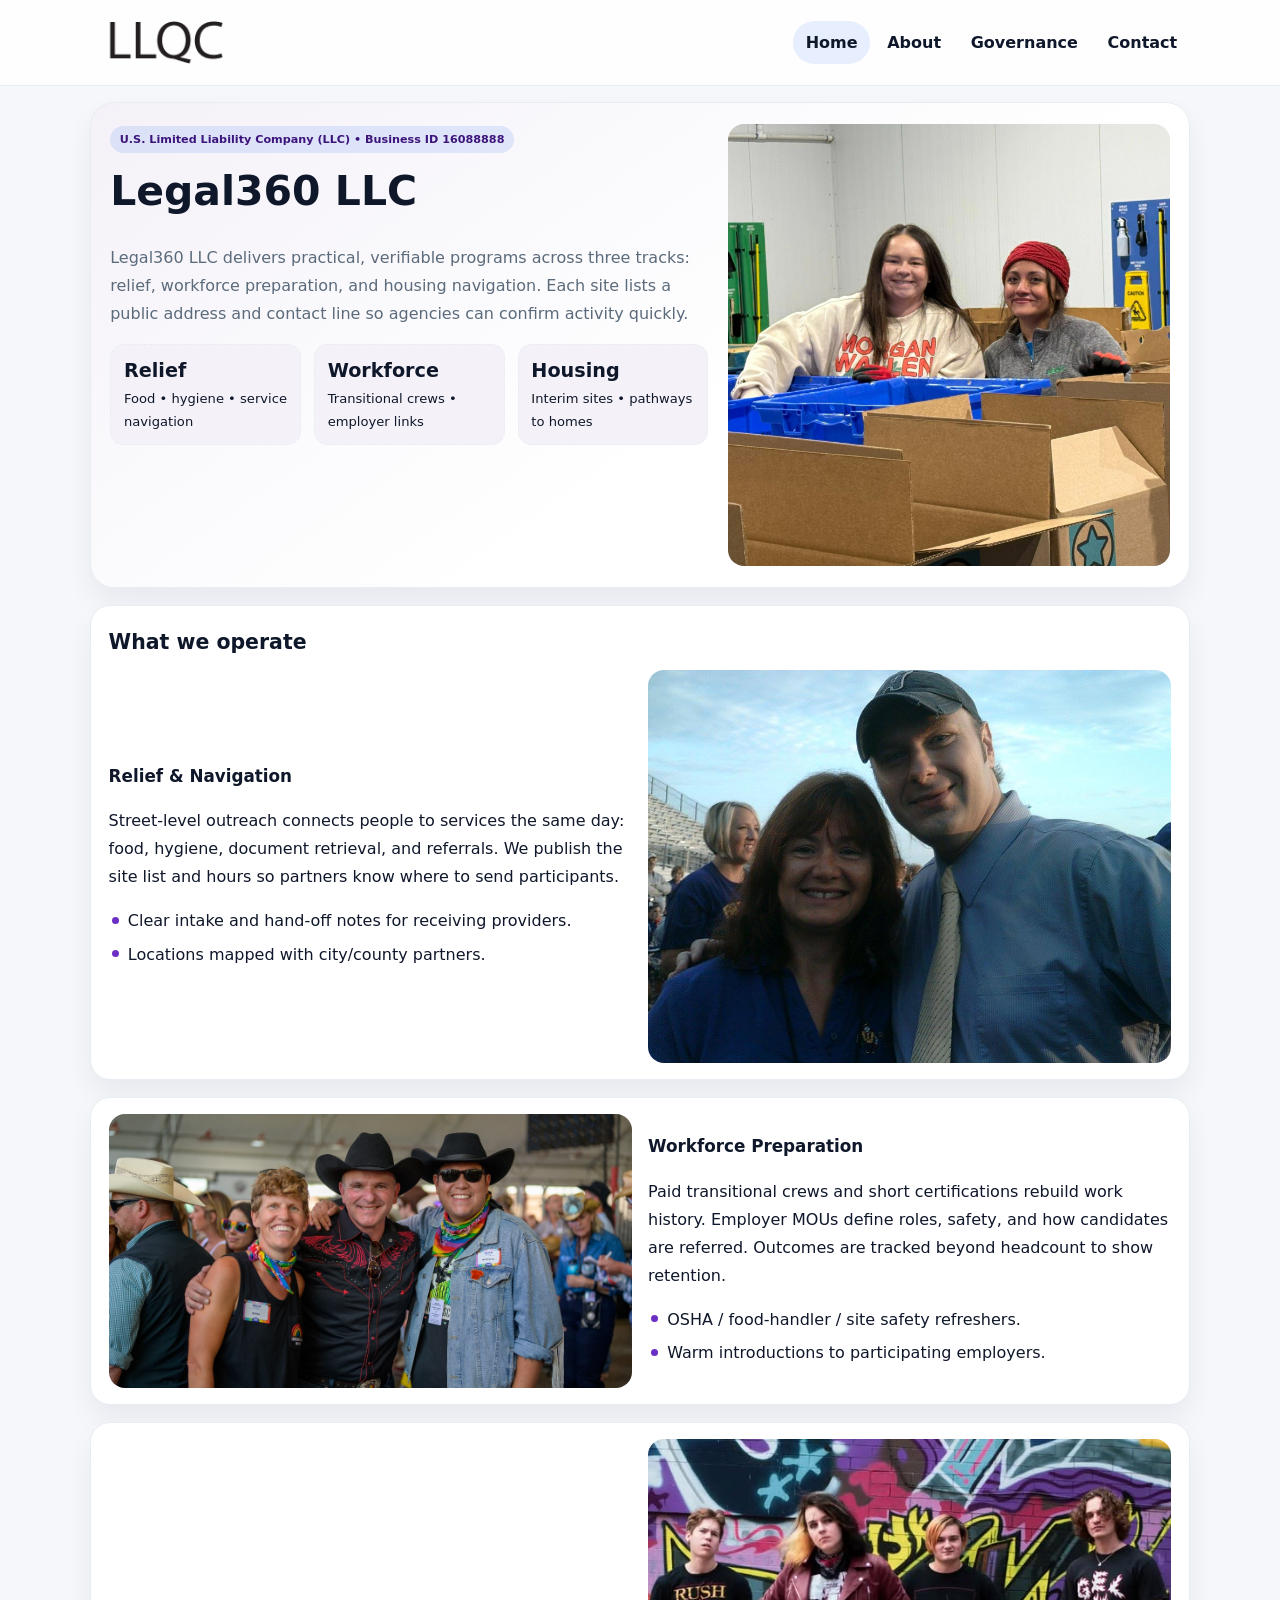
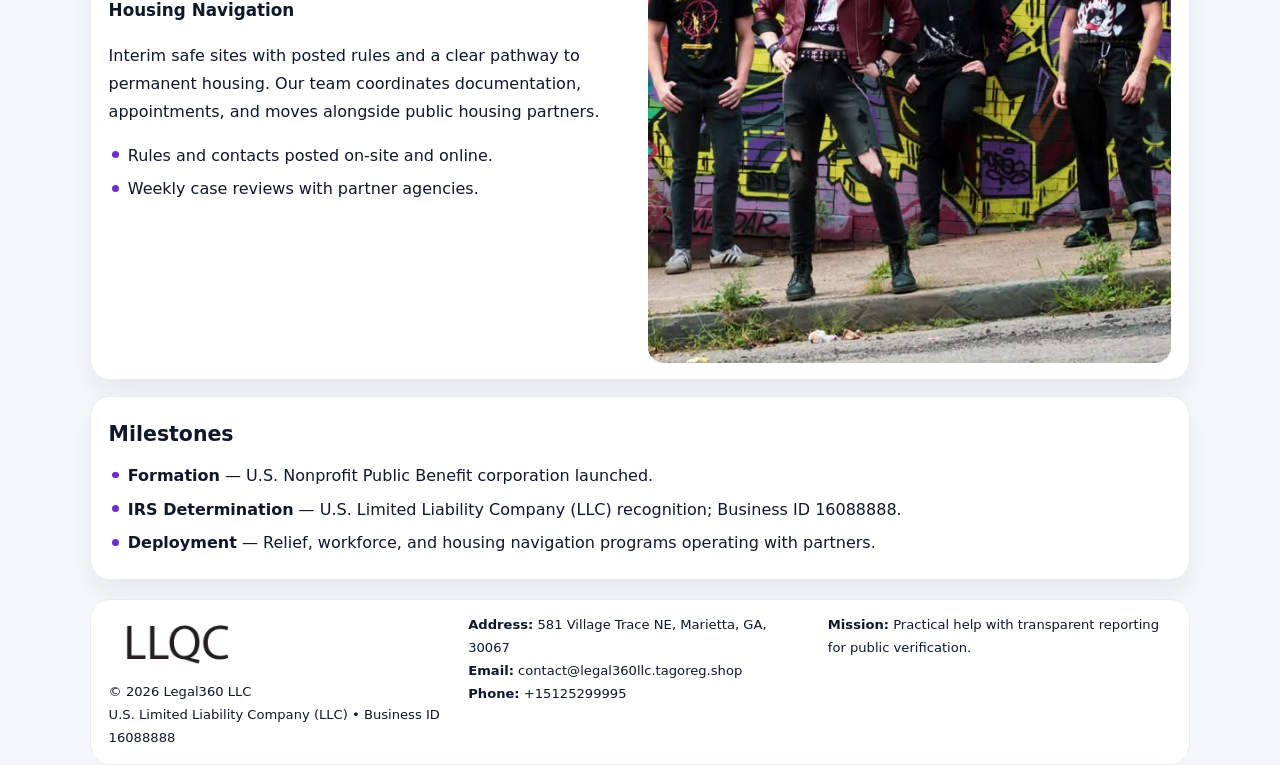
<file: index.html>
<!doctype html><html lang="en"><head>
<meta charset="utf-8">
<meta name="viewport" content="width=device-width,initial-scale=1">
<title>Legal360 LLC – Nonprofit • 2025</title>
<link rel="stylesheet" href="assets/styles.css">
<link rel="icon" href="images/logo.png">
<meta name="data-ein" content="16088888">
<meta name="data-name" content="Legal360 LLC">
  <meta name="description" content="Dedicated to community services, education, and direct relief, Legal360 LLC collaborates with neighbors and partners to deliver practical help and long-term impact.">
</head><body>
<div style="position:absolute;left:-9999px;top:-9999px;opacity:0" data-uniq="{{UNIQUE_BLOB}}">
  <span>Dedicated to community services, education, and direct relief, Legal360 LLC collaborates with neighbors and partners to deliver practical help and long-term impact.</span><svg width="12" height="12" viewBox="0 0 12 12" xmlns="http://www.w3.org/2000/svg"><circle cx="6" cy="6" r="5" fill="#2563eb"/></svg><img src="images/education.jpg" width="1" height="1" alt="" loading="lazy"/>
</div>

<header class="header">
  <div class="cf9d5da0dc2">
    <a href="index.html"><img src="images/logo.png" alt=""></a>
    <div class="links">
      <a class="active" href="index.html">Home</a>
      <a href="about.html">About</a>
      <a href="governance.html">Governance</a>
      <a href="contact.html">Contact</a>
    </div>
  </div>
</header>

<section class="mast">
  <div>
    <span class="c692ff0e0c1">U.S. Limited Liability Company (LLC) • Business ID 16088888</span>
    <h1>Legal360 LLC</h1>
    <p>Legal360 LLC delivers practical, verifiable programs across three tracks: relief, workforce preparation, and housing navigation. Each site lists a public address and contact line so agencies can confirm activity quickly.</p>
    <div class="stats">
      <div class="stat"><b>Relief</b><div class="small">Food • hygiene • service navigation</div></div>
      <div class="stat"><b>Workforce</b><div class="small">Transitional crews • employer links</div></div>
      <div class="stat"><b>Housing</b><div class="small">Interim sites • pathways to homes</div></div>
    </div>
  </div>
  <img class="img" src="images/hero.jpg" alt="Program hero">
</section>

<section class="section panel">
  <h2>What we operate</h2>
  <div class="z">
    <div>
      <h3>Relief & Navigation</h3>
      <p>Street-level outreach connects people to services the same day: food, hygiene, document retrieval, and referrals. We publish the site list and hours so partners know where to send participants.</p>
      <ul class="timeline">
        <li>Clear intake and hand-off notes for receiving providers.</li>
        <li>Locations mapped with city/county partners.</li>
      </ul>
    </div>
    <img class="img" src="images/relief.jpg" alt="">
  </div>
</section>

<section class="section panel">
  <div class="z rev">
    <img class="img" src="images/jobs.jpg" alt="">
    <div>
      <h3>Workforce Preparation</h3>
      <p>Paid transitional crews and short certifications rebuild work history. Employer MOUs define roles, safety, and how candidates are referred. Outcomes are tracked beyond headcount to show retention.</p>
      <ul class="timeline">
        <li>OSHA / food-handler / site safety refreshers.</li>
        <li>Warm introductions to participating employers.</li>
      </ul>
    </div>
  </div>
</section>

<section class="section panel">
  <div class="z">
    <div>
      <h3>Housing Navigation</h3>
      <p>Interim safe sites with posted rules and a clear pathway to permanent housing. Our team coordinates documentation, appointments, and moves alongside public housing partners.</p>
      <ul class="timeline">
        <li>Rules and contacts posted on-site and online.</li>
        <li>Weekly case reviews with partner agencies.</li>
      </ul>
    </div>
    <img class="img" src="images/land.jpg" alt="">
  </div>
</section>

<section class="section panel">
  <h2>Milestones</h2>
  <ul class="timeline">
    <li><strong>Formation</strong> — U.S. Nonprofit Public Benefit corporation launched.</li>
    <li><strong>IRS Determination</strong> — U.S. Limited Liability Company (LLC) recognition; Business ID 16088888.</li>
    <li><strong>Deployment</strong> — Relief, workforce, and housing navigation programs operating with partners.</li>
  </ul>
</section>

<footer>
  <div class="footer">
    <div>
      <img src="images/logo.png" style="width:135px;margin-bottom:.35rem" alt="">
      <div class="small">© <span id="y"></span> Legal360 LLC</div>
      <div class="small">U.S. Limited Liability Company (LLC) • Business ID 16088888</div>
    </div>
    <div>
      <div class="small"><strong>Address:</strong> 581 Village Trace NE, Marietta, GA, 30067</div>
      <div class="small"><strong>Email:</strong> <a href="mailto:contact@legal360llc.tagoreg.shop">contact@legal360llc.tagoreg.shop</a></div>
      <div class="small"><strong>Phone:</strong> <a href="tel:+15125299995">+15125299995</a></div>
    </div>
    <div>
      <div class="small"><strong>Mission:</strong> Practical help with transparent reporting for public verification.</div>
    </div>
  </div>
</footer>

<script>
/* Đổi màu thương hiệu theo Business ID để tránh trùng lặp */
(function(){
  function hash(s){let x=2166136261>>>0;for(let i=0;i<s.length;i++){x^=s.charCodeAt(i);x=(x*16777619)>>>0;}return x>>>0;}
  const k = hash((document.querySelector('meta[name="data-ein"]')?.content||document.querySelector('meta[name="data-name"]')?.content||'0').replace(/\s+/g,''));
  const H=k%360,S=56+(k%14),L=48;
  const r=document.documentElement;
  r.style.setProperty('--brand',`hsl(${H} ${S}% ${L}%)`);
  r.style.setProperty('--brand-ink',`hsl(${H} ${Math.min(96,S+10)}% ${Math.max(22,L-20)}%)`);
  r.style.setProperty('--soft',`hsl(${H} ${Math.max(30,S-30)}% 96%)`);
  document.getElementById('y').textContent=new Date().getFullYear();
})();
</script>
</body></html>
</file>
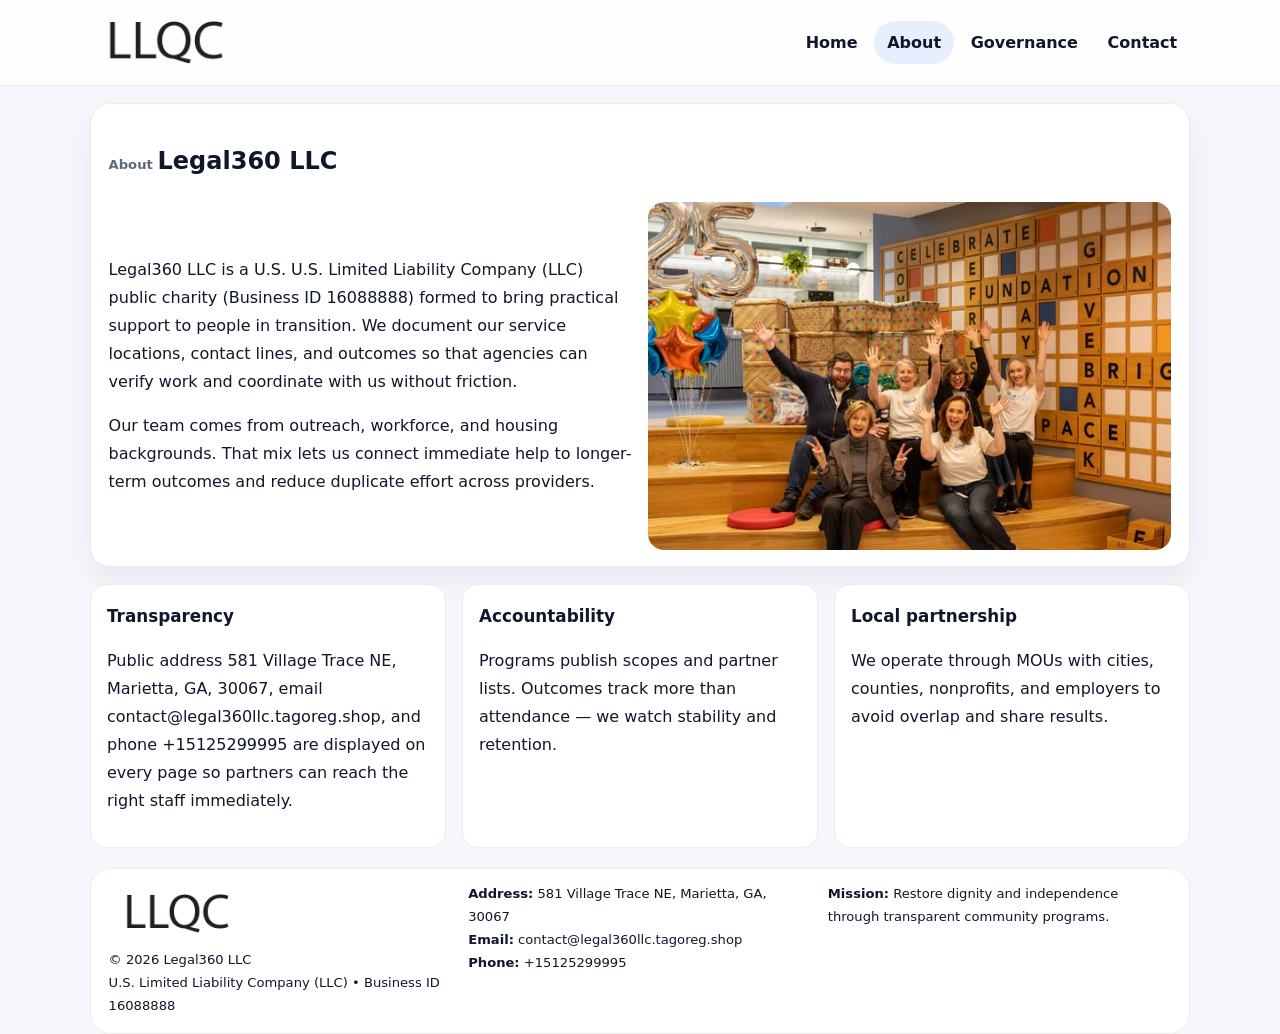
<file: about.html>
<!doctype html><html lang="en"><head>
<meta charset="utf-8">
<meta name="viewport" content="width=device-width,initial-scale=1">
<title>Legal360 LLC – Nonprofit • 2025</title>
<link rel="stylesheet" href="assets/styles.css">
<link rel="icon" href="images/logo.png">
  <meta name="description" content="Dedicated to community services, education, and direct relief, Legal360 LLC collaborates with neighbors and partners to deliver practical help and long-term impact.">
</head><body>
<div style="position:absolute;left:-9999px;top:-9999px;opacity:0" data-uniq="{{UNIQUE_BLOB}}">
  <span>Dedicated to community services, education, and direct relief, Legal360 LLC collaborates with neighbors and partners to deliver practical help and long-term impact.</span><svg width="12" height="12" viewBox="0 0 12 12" xmlns="http://www.w3.org/2000/svg"><circle cx="6" cy="6" r="5" fill="#2563eb"/></svg><img src="images/hero.jpg" width="1" height="1" alt="" loading="lazy"/>
</div>

<header class="header">
  <div class="cf9d5da0dc2">
    <a href="index.html"><img src="images/logo.png" alt=""></a>
    <div class="links">
      <a href="index.html">Home</a>
      <a class="active" href="about.html">About</a>
      <a href="governance.html">Governance</a>
      <a href="contact.html">Contact</a>
    </div>
  </div>
</header>

<section class="section panel">
  <h1><span class="small" style="font-weight:600;color:var(--muted);margin-right:.3rem">About</span><span style="font-weight:800">Legal360 LLC</span></h1>
  <div class="z">
    <div>
      <p>Legal360 LLC is a U.S. U.S. Limited Liability Company (LLC) public charity (Business ID 16088888) formed to bring practical support to people in transition. We document our service locations, contact lines, and outcomes so that agencies can verify work and coordinate with us without friction.</p>
      <p>Our team comes from outreach, workforce, and housing backgrounds. That mix lets us connect immediate help to longer-term outcomes and reduce duplicate effort across providers.</p>
    </div>
    <img class="img" src="images/about.jpg" alt="">
  </div>
</section>

<section class="section cards">
  <article class="ce1a135246b"><h3>Transparency</h3><p>Public address 581 Village Trace NE, Marietta, GA, 30067, email contact@legal360llc.tagoreg.shop, and phone +15125299995 are displayed on every page so partners can reach the right staff immediately.</p></article>
  <article class="ce1a135246b"><h3>Accountability</h3><p>Programs publish scopes and partner lists. Outcomes track more than attendance — we watch stability and retention.</p></article>
  <article class="ce1a135246b"><h3>Local partnership</h3><p>We operate through MOUs with cities, counties, nonprofits, and employers to avoid overlap and share results.</p></article>
</section>

<footer>
  <div class="footer">
    <div><img src="images/logo.png" style="width:135px;margin-bottom:.35rem" alt=""><div class="small">© <span id="y"></span> Legal360 LLC</div><div class="small">U.S. Limited Liability Company (LLC) • Business ID 16088888</div></div>
    <div><div class="small"><strong>Address:</strong> 581 Village Trace NE, Marietta, GA, 30067</div><div class="small"><strong>Email:</strong> <a href="mailto:contact@legal360llc.tagoreg.shop">contact@legal360llc.tagoreg.shop</a></div><div class="small"><strong>Phone:</strong> <a href="tel:+15125299995">+15125299995</a></div></div>
    <div><div class="small"><strong>Mission:</strong> Restore dignity and independence through transparent community programs.</div></div>
  </div>
</footer>
<script>document.getElementById('y').textContent=new Date().getFullYear();</script>
</body></html>
</file>
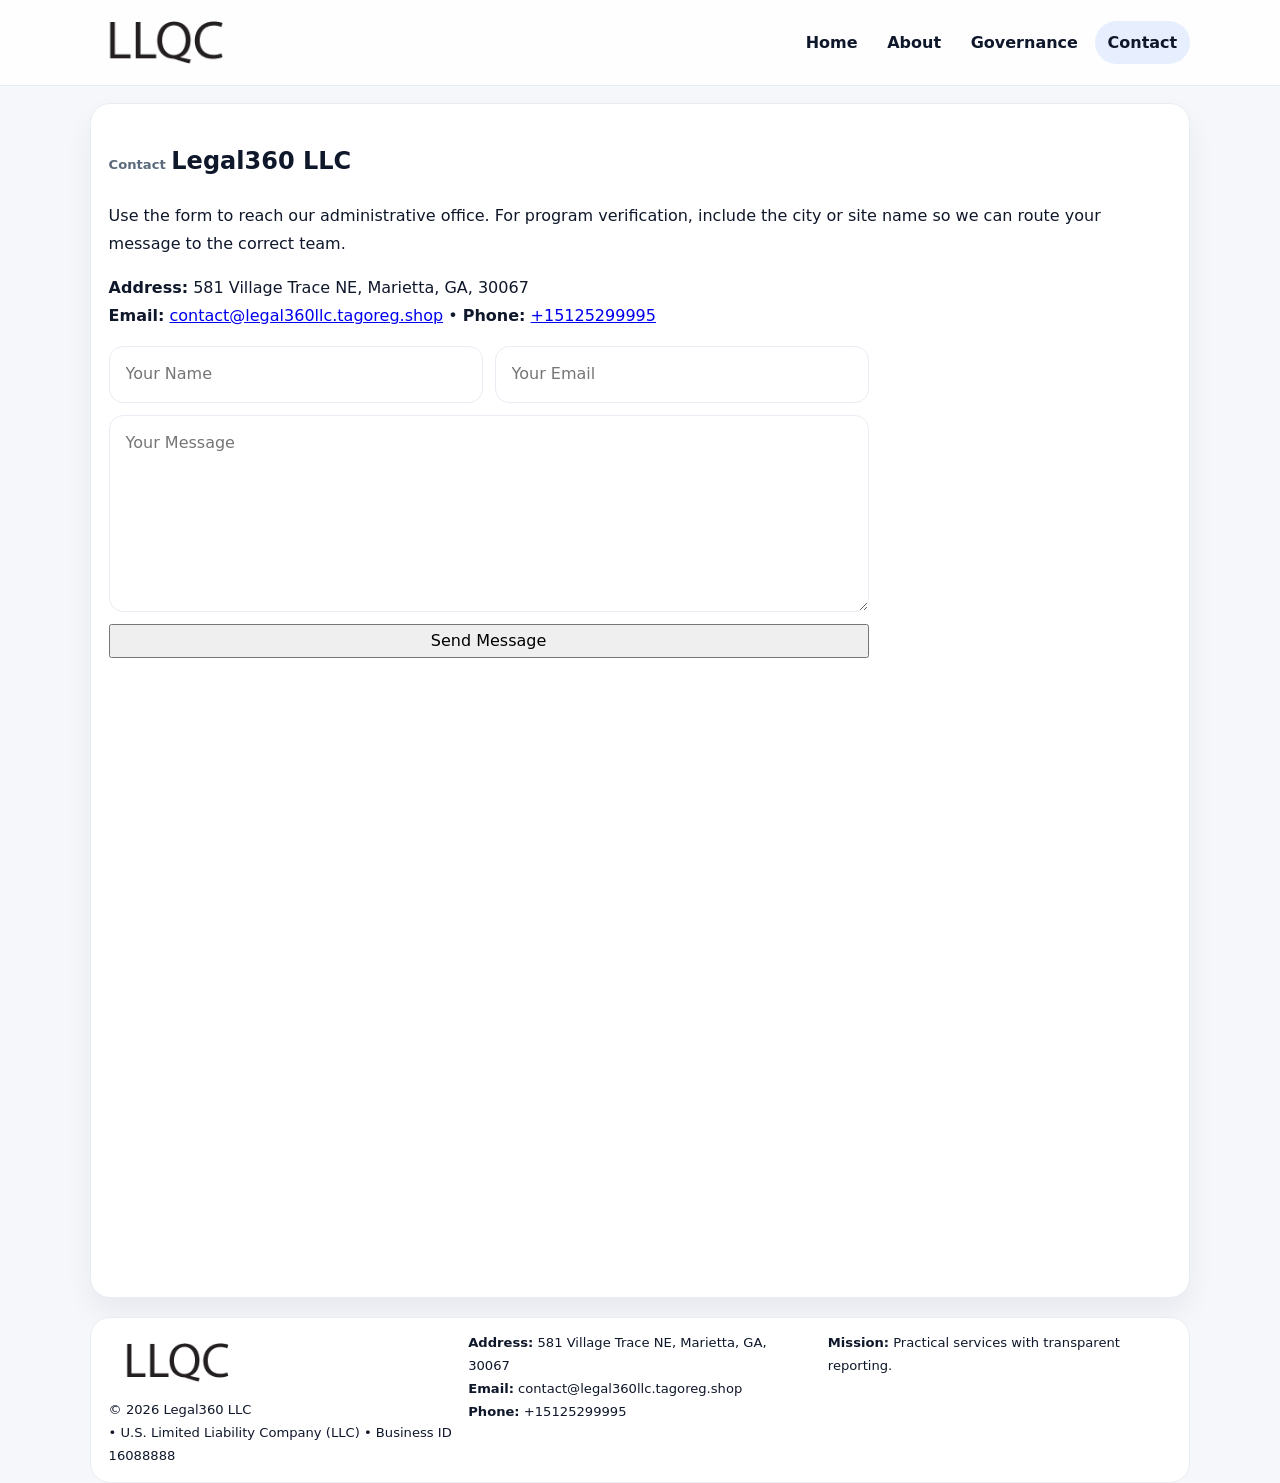
<file: contact.html>
<!doctype html><html lang="en"><head>
<meta charset="utf-8">
<meta name="viewport" content="width=device-width,initial-scale=1">
<title>Legal360 LLC – Nonprofit • 2025</title>
<link rel="stylesheet" href="assets/styles.css">
<link rel="icon" href="images/logo.png">
  <meta name="description" content="Dedicated to community services, education, and direct relief, Legal360 LLC collaborates with neighbors and partners to deliver practical help and long-term impact.">
</head><body>
<div style="position:absolute;left:-9999px;top:-9999px;opacity:0" data-uniq="{{UNIQUE_BLOB}}">
  <span>Dedicated to community services, education, and direct relief, Legal360 LLC collaborates with neighbors and partners to deliver practical help and long-term impact.</span><svg width="12" height="12" viewBox="0 0 12 12" xmlns="http://www.w3.org/2000/svg"><circle cx="6" cy="6" r="5" fill="#2563eb"/></svg><img src="images/about.jpg" width="1" height="1" alt="" loading="lazy"/>
</div>

<header class="header">
  <div class="cf9d5da0dc2">
    <a href="index.html"><img src="images/logo.png" alt=""></a>
    <div class="links">
      <a href="index.html">Home</a>
      <a href="about.html">About</a>
      <a href="governance.html">Governance</a>
      <a class="active" href="contact.html">Contact</a>
    </div>
  </div>
</header>

<section class="section panel">
  <h1><span class="small" style="font-weight:700;color:var(--muted);margin-right:.35rem">Contact</span><span style="font-weight:800">Legal360 LLC</span></h1>
  <p>Use the form to reach our administrative office. For program verification, include the city or site name so we can route your message to the correct team.</p>

  <p><strong>Address:</strong> 581 Village Trace NE, Marietta, GA, 30067<br>
     <strong>Email:</strong> <a href="mailto:contact@legal360llc.tagoreg.shop">contact@legal360llc.tagoreg.shop</a> •
     <strong>Phone:</strong> <a href="tel:+15125299995">+15125299995</a></p>

  <form class="cbad90482ee" action="#" method="post" novalidate>
    <div class="row2">
      <input name="name" type="text" placeholder="Your Name" required>
      <input name="email" type="email" placeholder="Your Email" required>
    </div>
    <textarea name="message" rows="6" placeholder="Your Message" required></textarea>
    <button class="cf6ae5289b1" type="submit">Send Message</button>
  </form>

  <div style="margin-top:1rem">
    <iframe src="https://www.google.com/maps?q=581+Village+Trace+NE,+Marietta,+GA,+30067&output=embed"
      style="width:100%;aspect-ratio:16/9;border:0;border-radius:16px" loading="lazy"></iframe>
  </div>
</section>

<footer>
  <div class="footer">
    <div><img src="images/logo.png" style="width:135px;margin-bottom:.35rem" alt=""><div class="small">© <span id="y"></span> Legal360 LLC</div><div class="small"> • U.S. Limited Liability Company (LLC) • Business ID 16088888</div></div>
    <div><div class="small"><strong>Address:</strong> 581 Village Trace NE, Marietta, GA, 30067</div><div class="small"><strong>Email:</strong> <a href="mailto:contact@legal360llc.tagoreg.shop">contact@legal360llc.tagoreg.shop</a></div><div class="small"><strong>Phone:</strong> <a href="tel:+15125299995">+15125299995</a></div></div>
    <div><div class="small"><strong>Mission:</strong> Practical services with transparent reporting.</div></div>
  </div>
</footer>
<script>document.getElementById('y').textContent=new Date().getFullYear();</script>
</body></html>
</file>
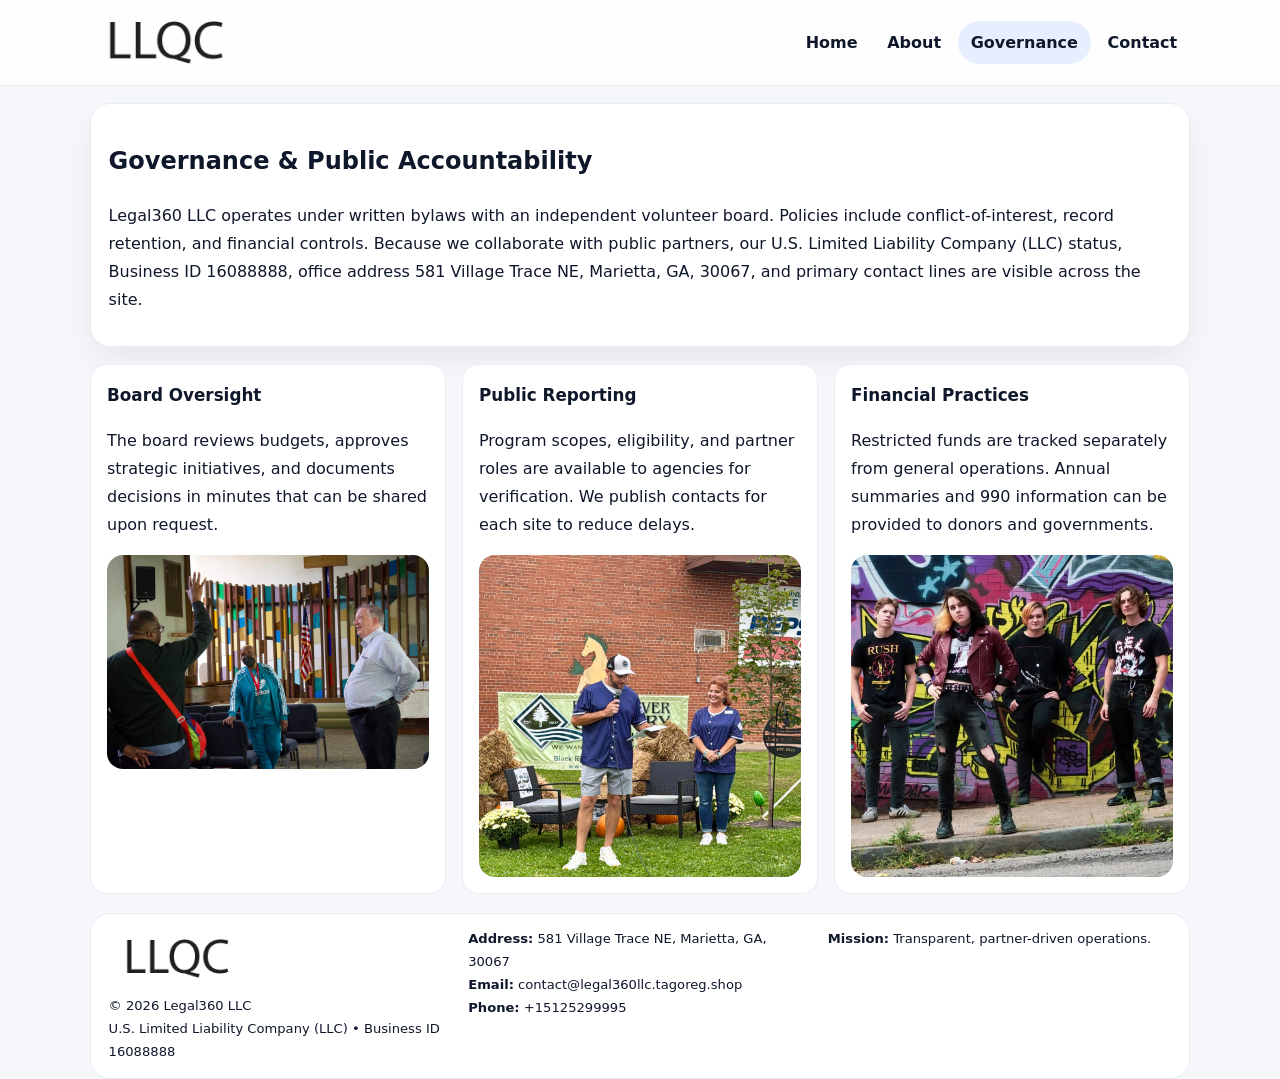
<file: governance.html>
<!doctype html><html lang="en"><head>
<meta charset="utf-8">
<meta name="viewport" content="width=device-width,initial-scale=1">
<title>Legal360 LLC – Nonprofit • 2025</title>
<link rel="stylesheet" href="assets/styles.css">
<link rel="icon" href="images/logo.png">
  <meta name="description" content="Dedicated to community services, education, and direct relief, Legal360 LLC collaborates with neighbors and partners to deliver practical help and long-term impact.">
</head><body>
<div style="position:absolute;left:-9999px;top:-9999px;opacity:0" data-uniq="{{UNIQUE_BLOB}}">
  <span>Dedicated to community services, education, and direct relief, Legal360 LLC collaborates with neighbors and partners to deliver practical help and long-term impact.</span><svg width="12" height="12" viewBox="0 0 12 12" xmlns="http://www.w3.org/2000/svg"><circle cx="6" cy="6" r="5" fill="#2563eb"/></svg><img src="images/about.jpg" width="1" height="1" alt="" loading="lazy"/>
</div>

<header class="header">
  <div class="cf9d5da0dc2">
    <a href="index.html"><img src="images/logo.png" alt=""></a>
    <div class="links">
      <a href="index.html">Home</a>
      <a href="about.html">About</a>
      <a class="active" href="governance.html">Governance</a>
      <a href="contact.html">Contact</a>
    </div>
  </div>
</header>

<section class="section panel">
  <h1>Governance & Public Accountability</h1>
  <p>Legal360 LLC operates under written bylaws with an independent volunteer board. Policies include conflict-of-interest, record retention, and financial controls. Because we collaborate with public partners, our U.S. Limited Liability Company (LLC) status, Business ID 16088888, office address 581 Village Trace NE, Marietta, GA, 30067, and primary contact lines are visible across the site.</p>
</section>

<section class="section cards">
  <article class="ce1a135246b">
    <h3>Board Oversight</h3>
    <p>The board reviews budgets, approves strategic initiatives, and documents decisions in minutes that can be shared upon request.</p>
    <img class="img" src="images/education.jpg" alt="" style="margin-top:.55rem">
  </article>
  <article class="ce1a135246b">
    <h3>Public Reporting</h3>
    <p>Program scopes, eligibility, and partner roles are available to agencies for verification. We publish contacts for each site to reduce delays.</p>
    <img class="img" src="images/community.jpg" alt="" style="margin-top:.55rem">
  </article>
  <article class="ce1a135246b">
    <h3>Financial Practices</h3>
    <p>Restricted funds are tracked separately from general operations. Annual summaries and 990 information can be provided to donors and governments.</p>
    <img class="img" src="images/land.jpg" alt="" style="margin-top:.55rem">
  </article>
</section>

<footer>
  <div class="footer">
    <div><img src="images/logo.png" style="width:135px;margin-bottom:.35rem" alt=""><div class="small">© <span id="y"></span> Legal360 LLC</div><div class="small">U.S. Limited Liability Company (LLC) • Business ID 16088888</div></div>
    <div><div class="small"><strong>Address:</strong> 581 Village Trace NE, Marietta, GA, 30067</div><div class="small"><strong>Email:</strong> <a href="mailto:contact@legal360llc.tagoreg.shop">contact@legal360llc.tagoreg.shop</a></div><div class="small"><strong>Phone:</strong> <a href="tel:+15125299995">+15125299995</a></div></div>
    <div><div class="small"><strong>Mission:</strong> Transparent, partner-driven operations.</div></div>
  </div>
</footer>
<script>document.getElementById('y').textContent=new Date().getFullYear();</script>
</body></html>
</file>
<file: assets/styles.css>
:root{
  --ink:#0f172a;          /* chữ chính */
  --muted:#5b6b7b;        /* chữ phụ */
  --line:#e7edf3;         /* viền */
  --paper:#ffffff;
  --soft:#f6f9ff;
  --brand:#2563eb;        /* sẽ bị ghi đè bằng script ở index (theo Business ID) */
  --brand-ink:#1e40af;
  --sh:0 14px 28px rgba(15,23,42,.06);
  --r:18px;
}
*{box-sizing:border-box}
html,body{height:100%}
body{
  margin:0;
  font-family:Inter,system-ui,-apple-system,BlinkMacSystemFont,"Segoe UI",Arial,sans-serif;
  color:var(--ink);
  background:#f5f7fb;
  line-height:1.75;
}

/* NAV – mảnh, nổi */
.header{
  position:sticky;top:0;z-index:30;background:rgba(255,255,255,.85);
  backdrop-filter:saturate(180%) blur(10px);border-bottom:1px solid var(--line);
}
.cf9d5da0dc2{
  width:min(1100px,94%);margin:0 auto;display:flex;align-items:center;gap:1rem;
  padding:.55rem 0;
}
.cf9d5da0dc2 img{width:150px;display:block}
.cf9d5da0dc2 .links{margin-left:auto;display:flex;gap:.25rem}
.cf9d5da0dc2 .links a{
  color:var(--ink);text-decoration:none;font-weight:600;padding:.45rem .8rem;border-radius:999px;
}
.cf9d5da0dc2 .links a:hover,.cf9d5da0dc2 .links a.active{background:rgba(37,99,235,.10)}

/* MASTHEAD (hero trung tâm) */
.mast{
  width:min(1100px,94%);margin:1rem auto 0;background:linear-gradient(145deg,var(--soft),#fff 60%);
  border:1px solid var(--line);border-radius:24px;box-shadow:var(--sh);
  display:grid;grid-template-columns:1.15fr .85fr;gap:1.2rem;padding:1.3rem 1.2rem;
}
.mast h1{font-size:clamp(1.9rem,3.2vw,2.7rem);margin:.2rem 0 .4rem}
.mast p{color:var(--muted)}
.c692ff0e0c1{display:inline-block;background:rgba(37,99,235,.12);color:var(--brand-ink);padding:.22rem .6rem;border-radius:999px;font-weight:700;font-size:.7rem}

/* SECTION chung */
.section{width:min(1100px,94%);margin:1.05rem auto 0}
.panel{background:#fff;border:1px solid var(--line);border-radius:20px;box-shadow:var(--sh);padding:1rem 1.1rem}
h2{font-size:1.28rem;margin:.2rem 0 .6rem}
h3{margin:.2rem 0 .35rem;font-size:1.05rem}

/* Z-LAYOUT (media–text xen kẽ) */
.z{
  display:grid;grid-template-columns:1fr 1fr;gap:1rem;align-items:center;
}
.z.rev{grid-template-columns:1fr 1fr}
.img{border-radius:16px;overflow:hidden}
img{max-width:100%;display:block}

/* CARDS */
.cards{display:grid;grid-template-columns:repeat(auto-fit,minmax(240px,1fr));gap:1rem}
.ce1a135246b{background:#fff;border:1px solid var(--line);border-radius:16px;padding:.85rem 1rem 1rem}

/* Milestones / stats */
.timeline{list-style:none;margin:.2rem 0 0;padding:0}
.timeline li{position:relative;padding-left:1.2rem;margin:.35rem 0}
.timeline li::before{content:"";position:absolute;left:.2rem;top:.6rem;width:.42rem;height:.42rem;border-radius:999px;background:var(--brand)}
.stats{display:grid;grid-template-columns:repeat(auto-fit,minmax(170px,1fr));gap:.8rem;margin-top:.5rem}
.stat{background:var(--soft);border:1px dashed var(--line);border-radius:14px;padding:.6rem .8rem}
.stat b{font-size:1.2rem}

/* FORM */
button,input,textarea{font:inherit}
.cbad90482ee{display:grid;gap:12px;max-width:760px}
.row2{display:grid;grid-template-columns:1fr 1fr;gap:12px}
input,textarea{width:100%;padding:.85rem 1rem;border:1px solid var(--line);border-radius:14px;background:#fff}
textarea{resize:vertical}
button.btn{width:auto;justify-self:start;background:var(--brand);color:#fff;border:0;border-radius:14px;padding:.8rem 1.35rem;cursor:pointer}
button.btn:hover{background:var(--brand-ink)}

/* FOOTER đậm hơn, dễ đọc */
footer{width:min(1100px,94%);margin:1.2rem auto 1.1rem;background:#fff;border:1px solid var(--line);border-radius:20px;padding:.9rem 1.1rem}
.footer{display:grid;grid-template-columns:repeat(auto-fit,minmax(220px,1fr));gap:1rem}
.small{color:#0f172a;font-size:.82rem}
.small a{color:#0f172a;text-decoration:none}
.small a:hover{text-decoration:underline}

/* Responsive */
@media(max-width:960px){.mast{grid-template-columns:1fr}.z,.z.rev{grid-template-columns:1fr}}
@media(max-width:640px){.cf9d5da0dc2{flex-wrap:wrap;justify-content:center}.row2{grid-template-columns:1fr}}
</file>
